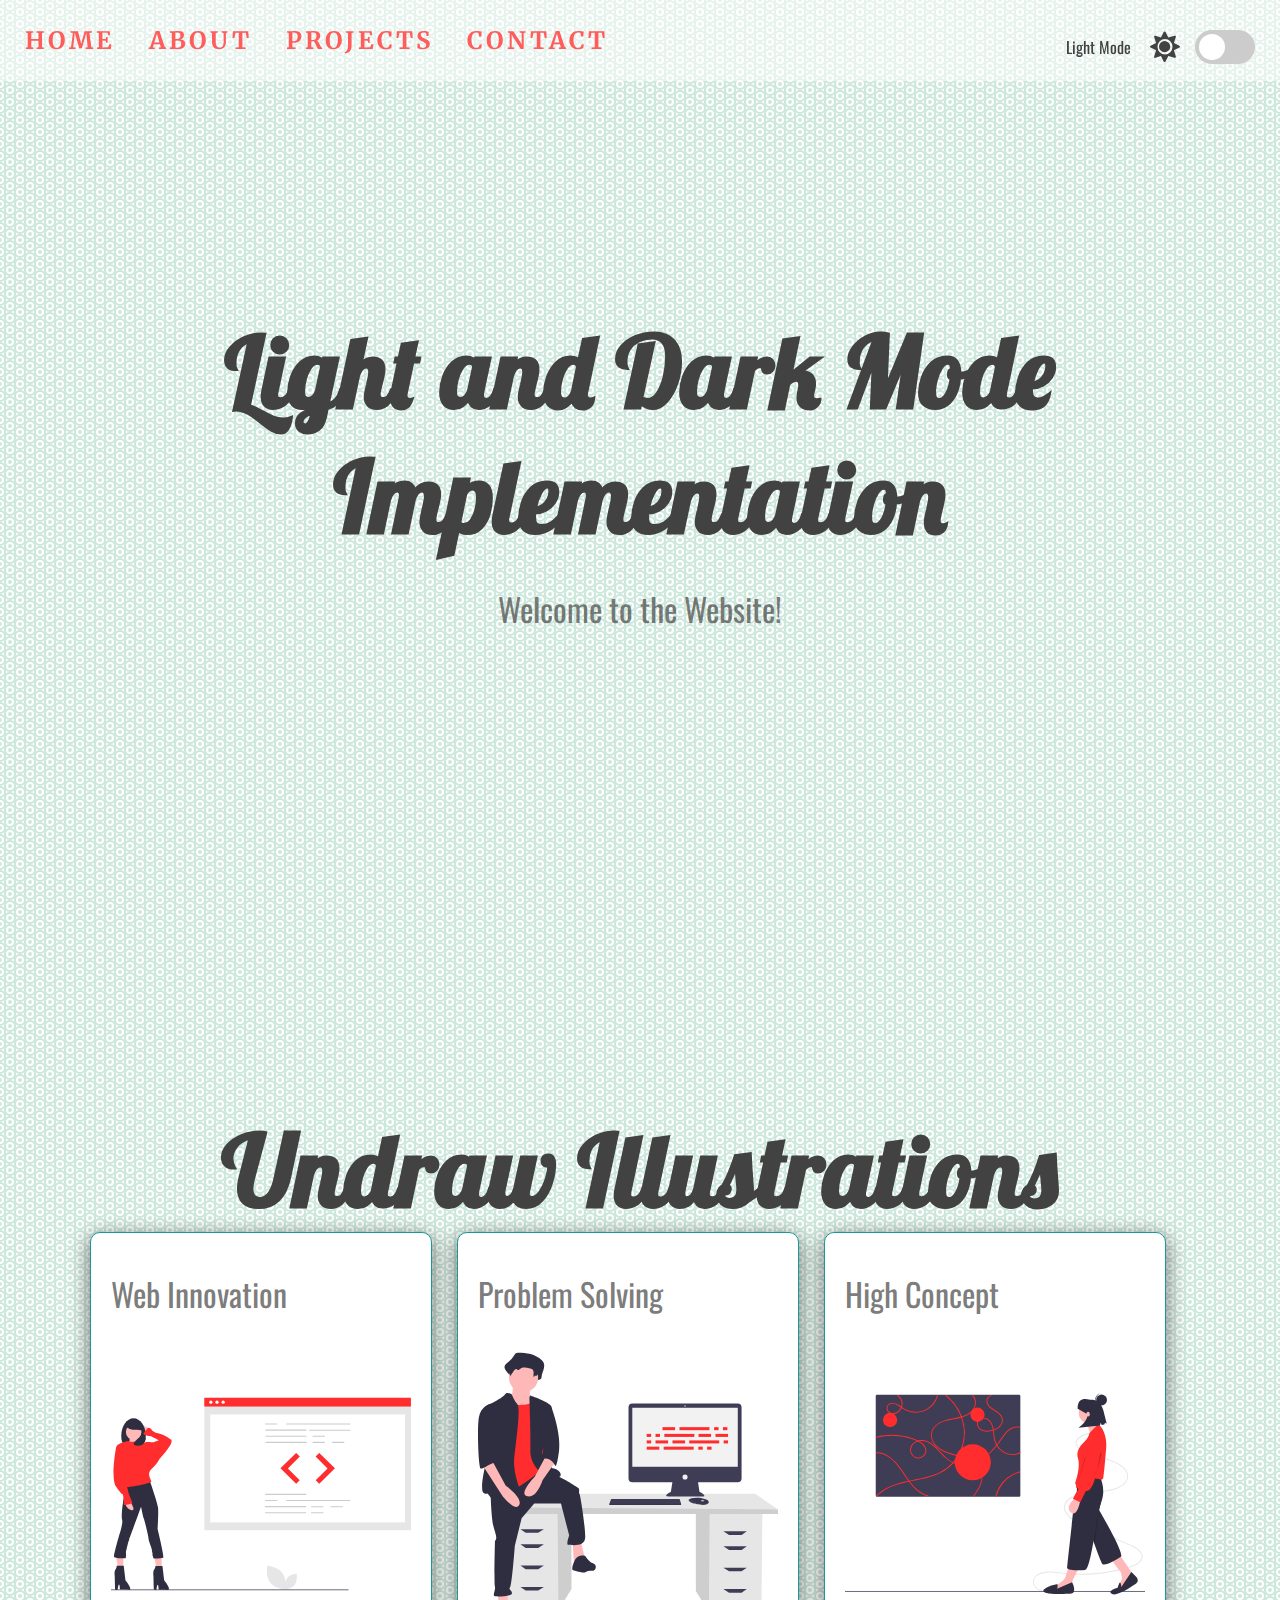
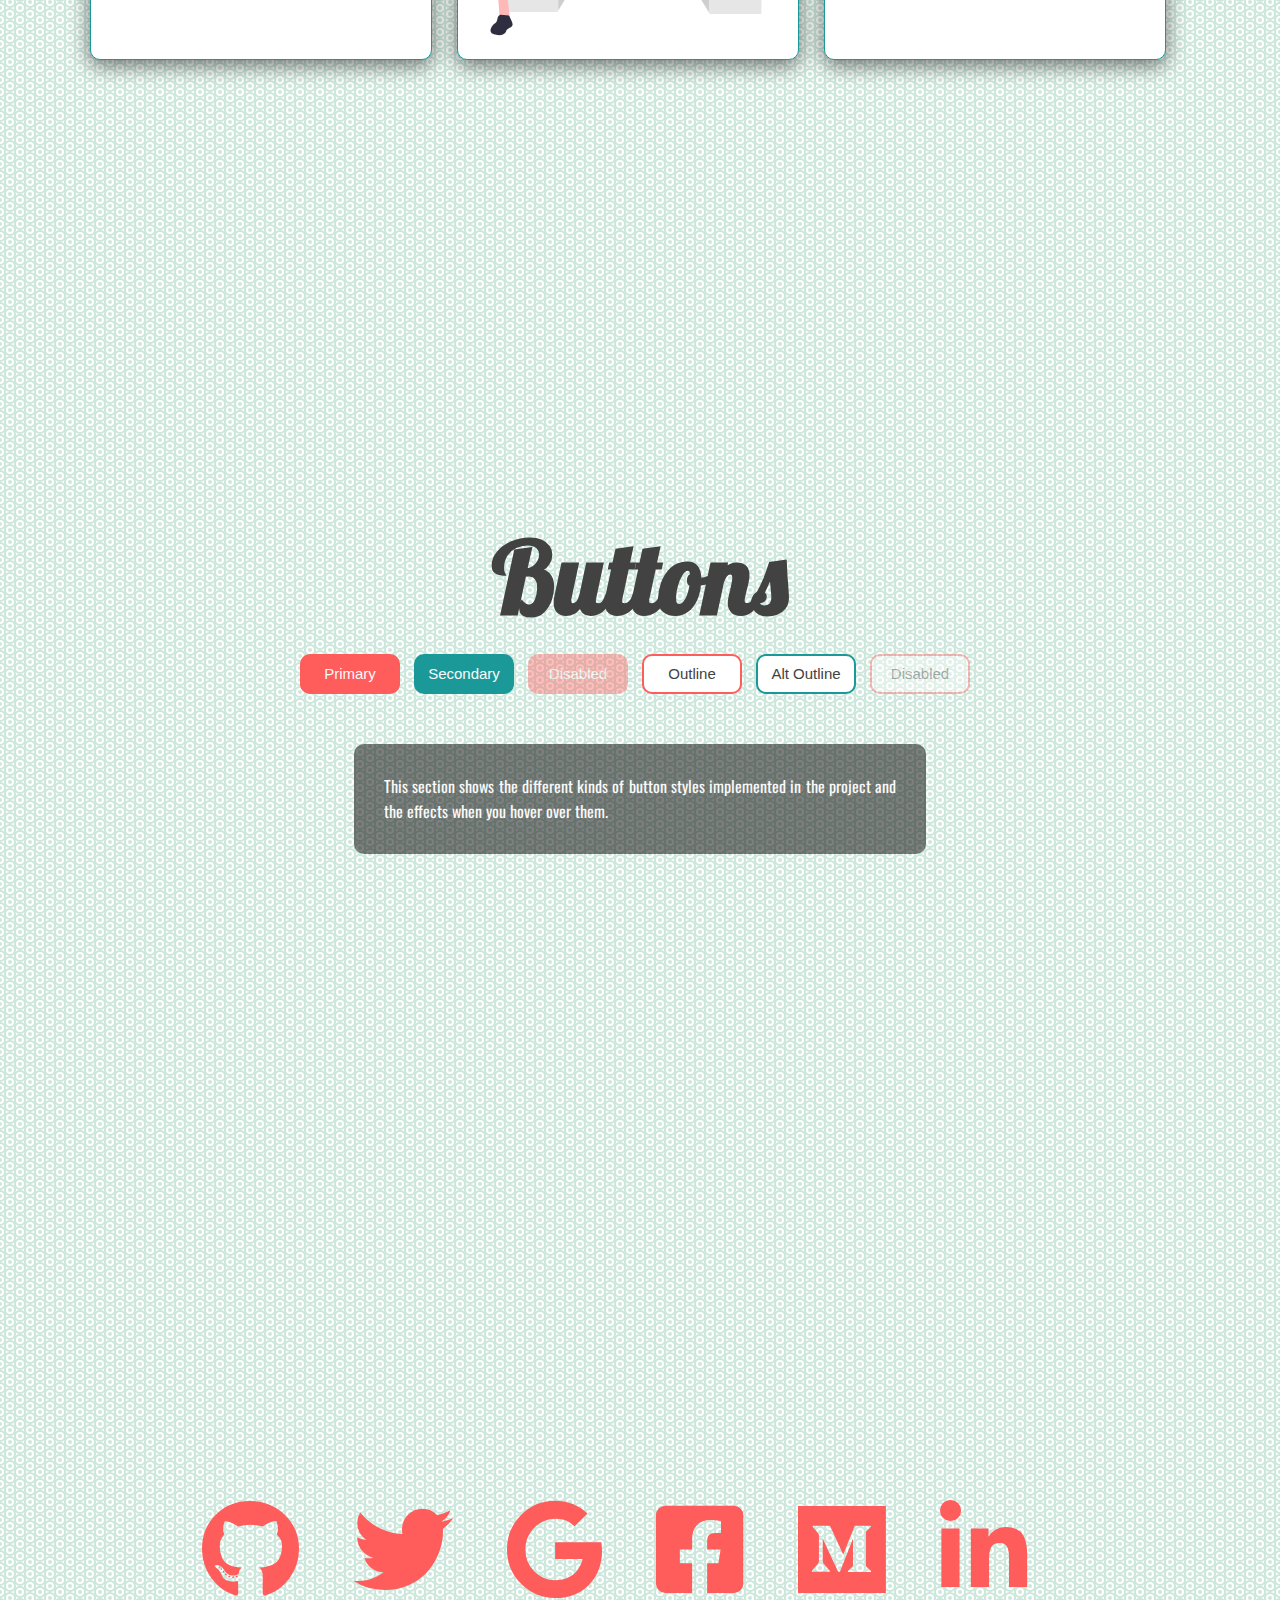
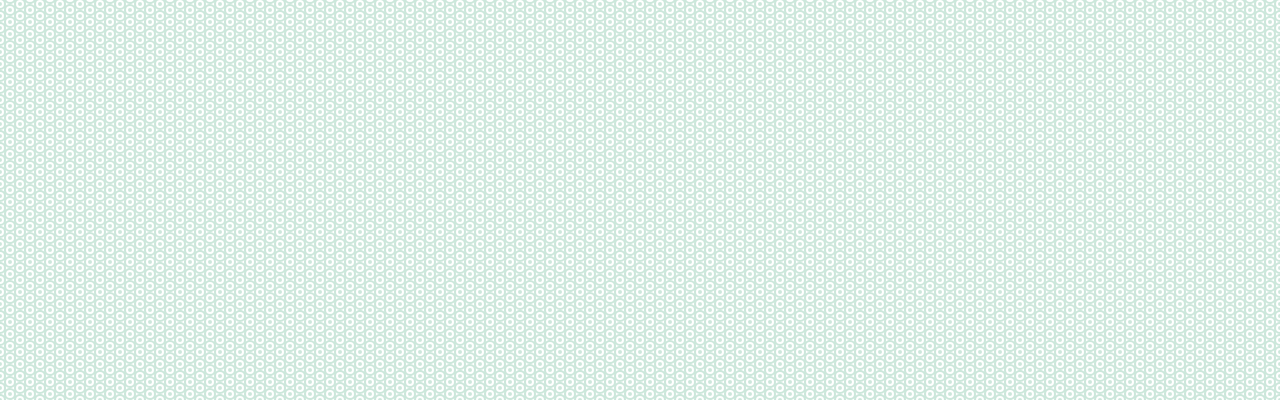
<file: index.html>
<!DOCTYPE html>
<html lang="en">
<head>
    <meta charset="UTF-8">
    <meta name="viewport" content="width=device-width, initial-scale=1.0">
    <title>Light Dark Mode</title>
    <link rel="icon" type="image/png" href="favicon.png">
    <link rel="stylesheet" href="https://cdnjs.cloudflare.com/ajax/libs/font-awesome/5.10.2/css/all.min.css"/>
    <link rel="stylesheet" href="style.css">
</head>
<body>
    <!-- Dark Mode Switch -->
    <div class="theme-switch-wrapper">
        <span id="toggle-icon">
            <span class="toggle-text">Light Mode</span>
            <i class="fas fa-sun"></i>
        </span>
        <label class="theme-switch">
            <input type="checkbox">
            <div class="slider round"></div>
        </label>
    </div>
    <!-- Navigation -->
    <nav id="nav">
        <a href="#home">HOME</a>
        <a href="#about">ABOUT</a>
        <a href="#projects">PROJECTS</a>
        <a href="#contact">CONTACT</a>
    </nav>

    <!-- Home Section -->
    <section id="home">
        <div class="title-group">
            <h1>Light and Dark Mode Implementation</h1>
            <h2>Welcome to the Website!</h2>
        </div>
    </section>
    <!-- About Section -->
    <section id="about">
        <h1>Undraw Illustrations</h1>
        <div class="about-container">
            <div class="image-container">
                <h2>Web Innovation</h2>
                <img src="img/undraw_proud_coder_light.svg" alt="Coder" id="image1">
            </div>
            <div class="image-container">
                <h2>Problem Solving</h2>
                <img src="img/undraw_feeling_proud_light.svg" alt="Coder" id="image2">
            </div>
            <div class="image-container">
                <h2>High Concept</h2>
                <img src="img/undraw_conceptual_idea_light.svg" alt="Coder" id="image3">
            </div>
        </div>
    </section>
    <!-- Projects Section -->
    <section id="projects">
        <h1>Buttons</h1>
        <div class="buttons">
            <button class="primary">Primary</button>
            <button class="secondary">Secondary</button>
            <button class="primary" disabled>Disabled</button>
            <button class="outline">Outline</button>
            <button class="secondary outline">Alt Outline</button>
            <button class="outline" disabled>Disabled</button>
        </div>
        <div class="text-box" id="text-box">
            <p>This section shows the different kinds of button styles implemented in the project and the effects when you hover over them.</p>
        </div>
    </section>
    <!-- Contact Section -->
    <section id="contact">
        <div class="socail-icons">
            <i class="fab fa-github"></i>
            <i class="fab fa-twitter"></i>
            <i class="fab fa-google"></i>
            <i class="fab fa-facebook-square"></i>
            <i class="fab fa-medium"></i>
            <i class="fab fa-linkedin-in"></i>
        </div>
    </section>

    <!-- Script -->
    <script src="script.js"></script>
</body>
</html>
</file>
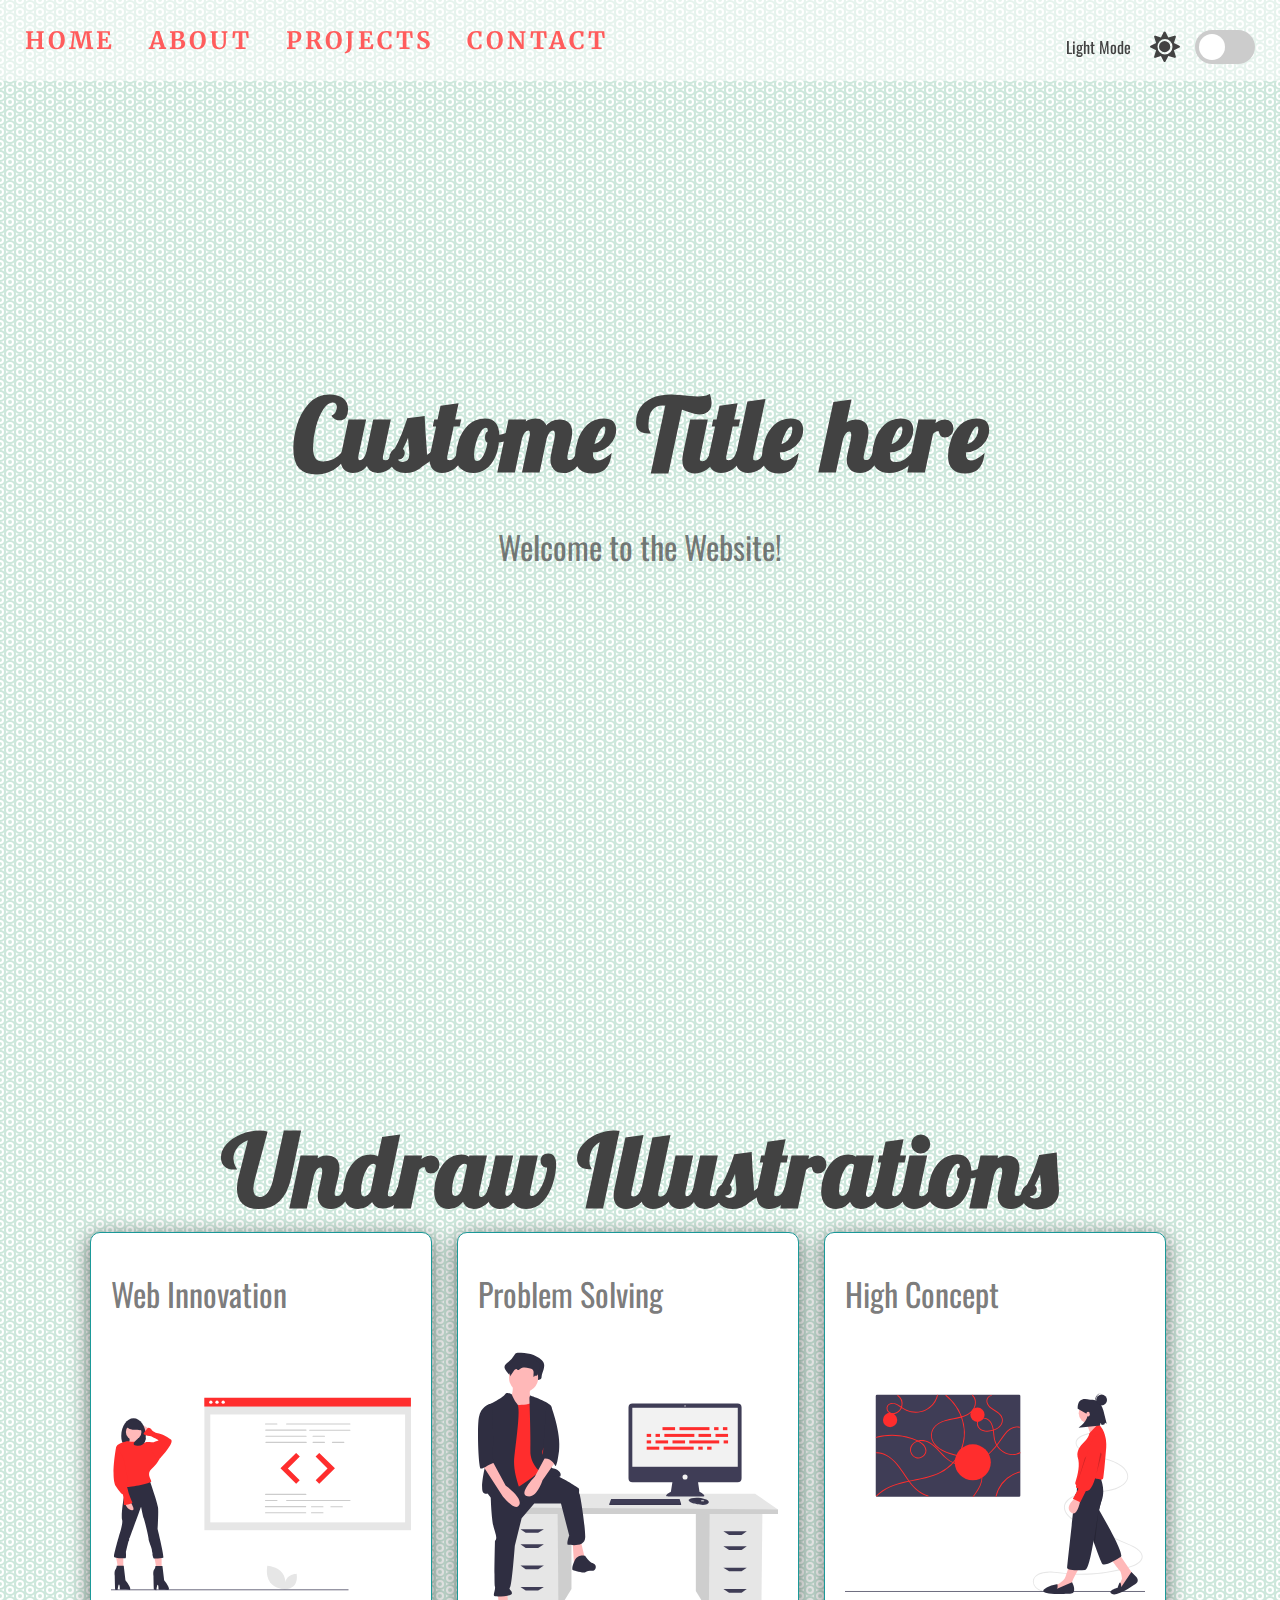
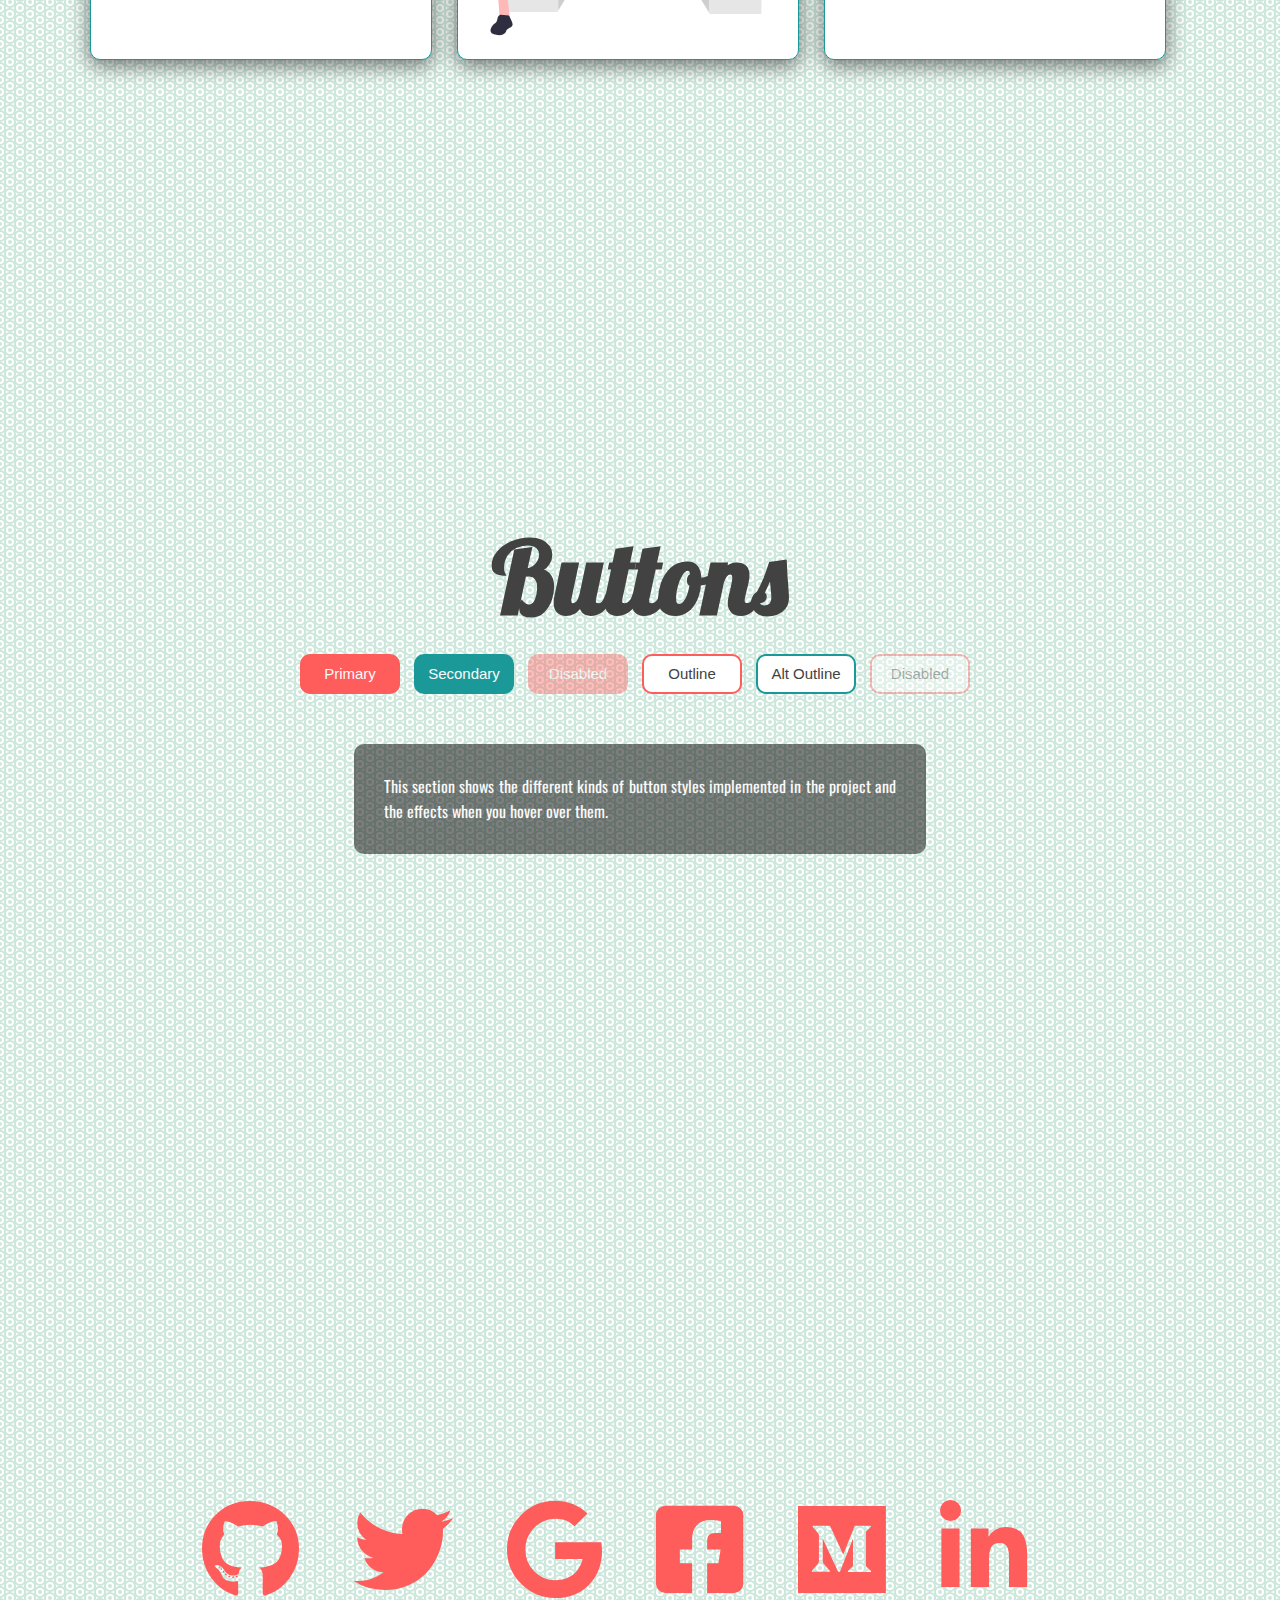
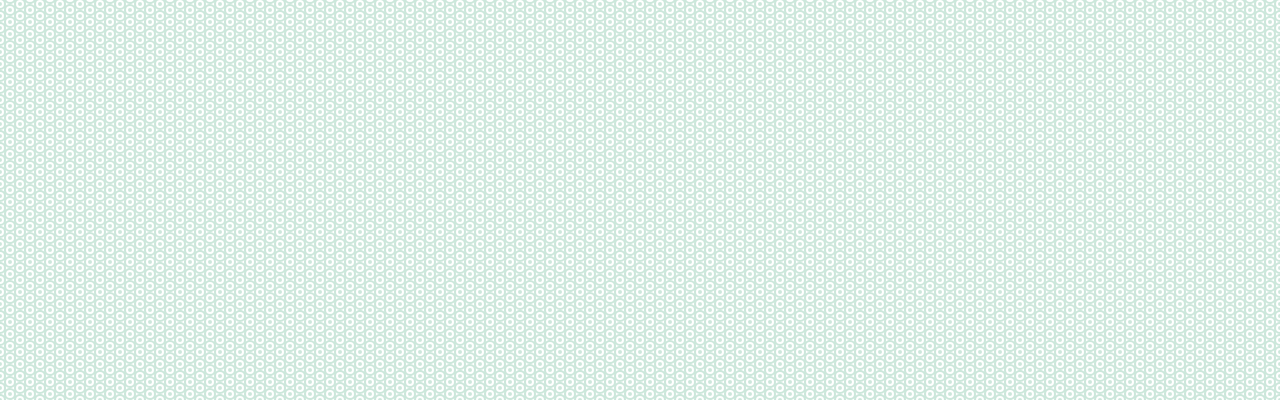
<file: index copy.html>
<!DOCTYPE html>
<html lang="en">
<head>
    <meta charset="UTF-8">
    <meta name="viewport" content="width=device-width, initial-scale=1.0">
    <title>Light Dark Mode</title>
    <link rel="icon" type="image/png" href="favicon.png">
    <link rel="stylesheet" href="https://cdnjs.cloudflare.com/ajax/libs/font-awesome/5.10.2/css/all.min.css"/>
    <link rel="stylesheet" href="style.css">
</head>
<body>
    <!-- Dark Mode Switch -->
    <div class="theme-switch-wrapper">
        <span id="toggle-icon">
            <span class="toggle-text">Light Mode</span>
            <i class="fas fa-sun"></i>
        </span>
        <label class="theme-switch">
            <input type="checkbox">
            <div class="slider round"></div>
        </label>
    </div>
    <!-- Navigation -->
    <nav id="nav">
        <a href="#home">HOME</a>
        <a href="#about">ABOUT</a>
        <a href="#projects">PROJECTS</a>
        <a href="#contact">CONTACT</a>
    </nav>

    <!-- Home Section -->
    <section id="home">
        <div class="title-group">
            <h1>Custome Title here</h1>
            <h2>Welcome to the Website!</h2>
        </div>
    </section>
    <!-- About Section -->
    <section id="about">
        <h1>Undraw Illustrations</h1>
        <div class="about-container">
            <div class="image-container">
                <h2>Web Innovation</h2>
                <img src="img/undraw_proud_coder_light.svg" alt="Coder" id="image1">
            </div>
            <div class="image-container">
                <h2>Problem Solving</h2>
                <img src="img/undraw_feeling_proud_light.svg" alt="Coder" id="image2">
            </div>
            <div class="image-container">
                <h2>High Concept</h2>
                <img src="img/undraw_conceptual_idea_light.svg" alt="Coder" id="image3">
            </div>
        </div>
    </section>
    <!-- Projects Section -->
    <section id="projects">
        <h1>Buttons</h1>
        <div class="buttons">
            <button class="primary">Primary</button>
            <button class="secondary">Secondary</button>
            <button class="primary" disabled>Disabled</button>
            <button class="outline">Outline</button>
            <button class="secondary outline">Alt Outline</button>
            <button class="outline" disabled>Disabled</button>
        </div>
        <div class="text-box" id="text-box">
            <p>This section shows the different kinds of button styles implemented in the project and the effects when you hover over them.</p>
        </div>
    </section>
    <!-- Contact Section -->
    <section id="contact">
        <div class="socail-icons">
            <i class="fab fa-github"></i>
            <i class="fab fa-twitter"></i>
            <i class="fab fa-google"></i>
            <i class="fab fa-facebook-square"></i>
            <i class="fab fa-medium"></i>
            <i class="fab fa-linkedin-in"></i>
        </div>
    </section>

    <!-- Script -->
    <script src="script.js"></script>
</body>
</html>
</file>
<file: style.css>
@import url('https://fonts.googleapis.com/css2?family=Lobster&family=Merriweather&family=Oswald&display=swap');

:root {
  --primary-color: rgb(255, 92, 92);
  --primary-variant: #ff2d2d;
  --secondary-color: #1b9999;
  --on-primary: rgb(250, 250, 250);
  --on-background: rgb(66, 66, 66);
  --on-background-alt: rgba(66, 66, 66, 0.7);
  --background: rgb(255, 255, 255);
  --box-shadow: 0 5px 20px 1px rgba(0, 0, 0, 0.5);
}

[data-theme="dark"] {
  --primary-color: rgb(150, 65, 255);
  --primary-variant: #6c63ff;
  --secondary-color: #03dac5;
  --on-primary: #000;
  --on-background: rgba(255, 255, 255, 0.9);
  --on-background-alt: rgba(255, 255, 255, 0.7);
  --background: #121212;
}

html {
  box-sizing: border-box;
  scroll-behavior: smooth;
}

body {
  margin: 0;
  color: var(--on-background);
  font-family: 'Oswald', sans-serif;
  background-color: var(--background);
  background-image: url("data:image/svg+xml,%3Csvg width='20' height='12' viewBox='0 0 20 12' xmlns='http://www.w3.org/2000/svg'%3E%3Cpath d='M6 12c0-.622-.095-1.221-.27-1.785A5.982 5.982 0 0 0 10 12c1.67 0 3.182-.683 4.27-1.785A5.998 5.998 0 0 0 14 12h2a4 4 0 0 1 4-4V6c-1.67 0-3.182.683-4.27 1.785C15.905 7.22 16 6.622 16 6c0-.622-.095-1.221-.27-1.785A5.982 5.982 0 0 0 20 6V4a4 4 0 0 1-4-4h-2c0 .622.095 1.221.27 1.785A5.982 5.982 0 0 0 10 0C8.33 0 6.818.683 5.73 1.785 5.905 1.22 6 .622 6 0H4a4 4 0 0 1-4 4v2c1.67 0 3.182.683 4.27 1.785A5.998 5.998 0 0 1 4 6c0-.622.095-1.221.27-1.785A5.982 5.982 0 0 1 0 6v2a4 4 0 0 1 4 4h2zm-4 0a2 2 0 0 0-2-2v2h2zm16 0a2 2 0 0 1 2-2v2h-2zM0 2a2 2 0 0 0 2-2H0v2zm20 0a2 2 0 0 1-2-2h2v2zm-10 8a4 4 0 1 0 0-8 4 4 0 0 0 0 8zm0-2a2 2 0 1 0 0-4 2 2 0 0 0 0 4z' fill='%234fae84' fill-opacity='0.29' fill-rule='evenodd'/%3E%3C/svg%3E");
}

section {
  min-height: 100vh;
  display: flex;
  justify-content: center;
  align-items: center;
  flex-direction: column;
}

h1 {
  font-family: 'Lobster', cursive;
  font-size: 100px;
  margin-bottom: 0;
}

h2 {
  color: var(--on-background-alt);
  font-size: 32px;
  font-weight: normal;
}

/* Navigation */
nav {
  z-index: 10;
  position: fixed;
  font-family: 'Merriweather', serif;
  font-size: 24px;
  letter-spacing: 3px;
  padding: 25px;
  width: 100vw;
  background: rgb(255 255 255 / 50%);
}

a {
  margin-right: 25px;
  color: var(--primary-color);
  text-decoration: none;
  border-bottom: 3px solid transparent;
  font-weight: bold;
}

a:hover,
a:focus {
  color: var(--on-background);
  border-bottom: 3px solid;
}

/* Home Section */
.title-group {
  text-align: center;
}

/* About Section */
.about-container {
  display: flex;
}

.image-container {
  border: 1px solid var(--secondary-color);
  border-radius: 10px;
  padding: 10px 20px;
  margin-right: 25px;
  width: auto;
  background: var(--background);
  box-shadow: var(--box-shadow);
}

img {
  height: 300px;
  width: 300px;
}

/* Projects Section */
.buttons {
  margin-top: 15px;
  margin-bottom: 50px;
}

button {
  min-width: 100px;
  height: 40px;
  cursor: pointer;
  border-radius: 10px;
  margin-right: 10px;
  border: 2px solid var(--primary-color);
  font-size: 15px;
  outline: none;
}

button:disabled {
  opacity: 0.4;
  cursor: default;
}

button:hover:not(.outline) {
  filter: brightness(110%);
}

.primary {
  background: var(--primary-color);
  color: var(--on-primary);
}

.secondary {
  border: 2px solid var(--secondary-color);
}

.secondary,
.secondary:hover,
.outline.secondary:hover {
  background: var(--secondary-color);
  color: var(--on-primary);
}

.outline {
  background: var(--background);
  color: var(--on-background);
}

.outline:hover {
  background: var(--primary-color);
  color: var(--on-primary);
}

.text-box {
  width: 40%;
  text-align: justify;
  background: rgb(0 0 0 / 50%);
  color: var(--on-primary);
  border-radius: 10px;
  padding: 30px;
}

p {
  margin: 0;
  line-height: 25px;
}

/* Contact Section */
.fab {
  font-size: 100px;
  margin-right: 50px;
  cursor: pointer;
  color: var(--primary-color);
}

.fab:hover {
  color: var(--on-background);
}

/* Dark Mode Toggle */
.theme-switch-wrapper {
  display: flex;
  align-items: center;
  z-index: 100;
  position: fixed;
  right: 25px;
  top: 30px;
}

.theme-switch-wrapper span {
  margin-right: 10px;
  font-size: 1rem;
}

.toggle-text {
  position: relative;
  top: -4px;
  right: 5px;
  color: var(--on-background);
}

.theme-switch {
  display: inline-block;
  height: 34px;
  position: relative;
  width: 60px;
}

.theme-switch input {
  display: none;
}

.slider {
  background: #ccc;
  bottom: 0;
  cursor: pointer;
  left: 0;
  position: absolute;
  right: 0;
  top: 0;
  transition: 0.4s;
}

.slider::before {
  background: #fff;
  bottom: 4px;
  content: "";
  height: 26px;
  left: 4px;
  position: absolute;
  transition: 0.4s;
  width: 26px;
}

input:checked + .slider {
  background: var(--primary-color);
}

input:checked + .slider::before {
  transform: translateX(26px);
}

.slider.round {
  border-radius: 34px;
}

.slider.round::before {
  border-radius: 50%;
}

.fas {
  font-size: 30px;
  margin-right: 5px;
}
</file>
